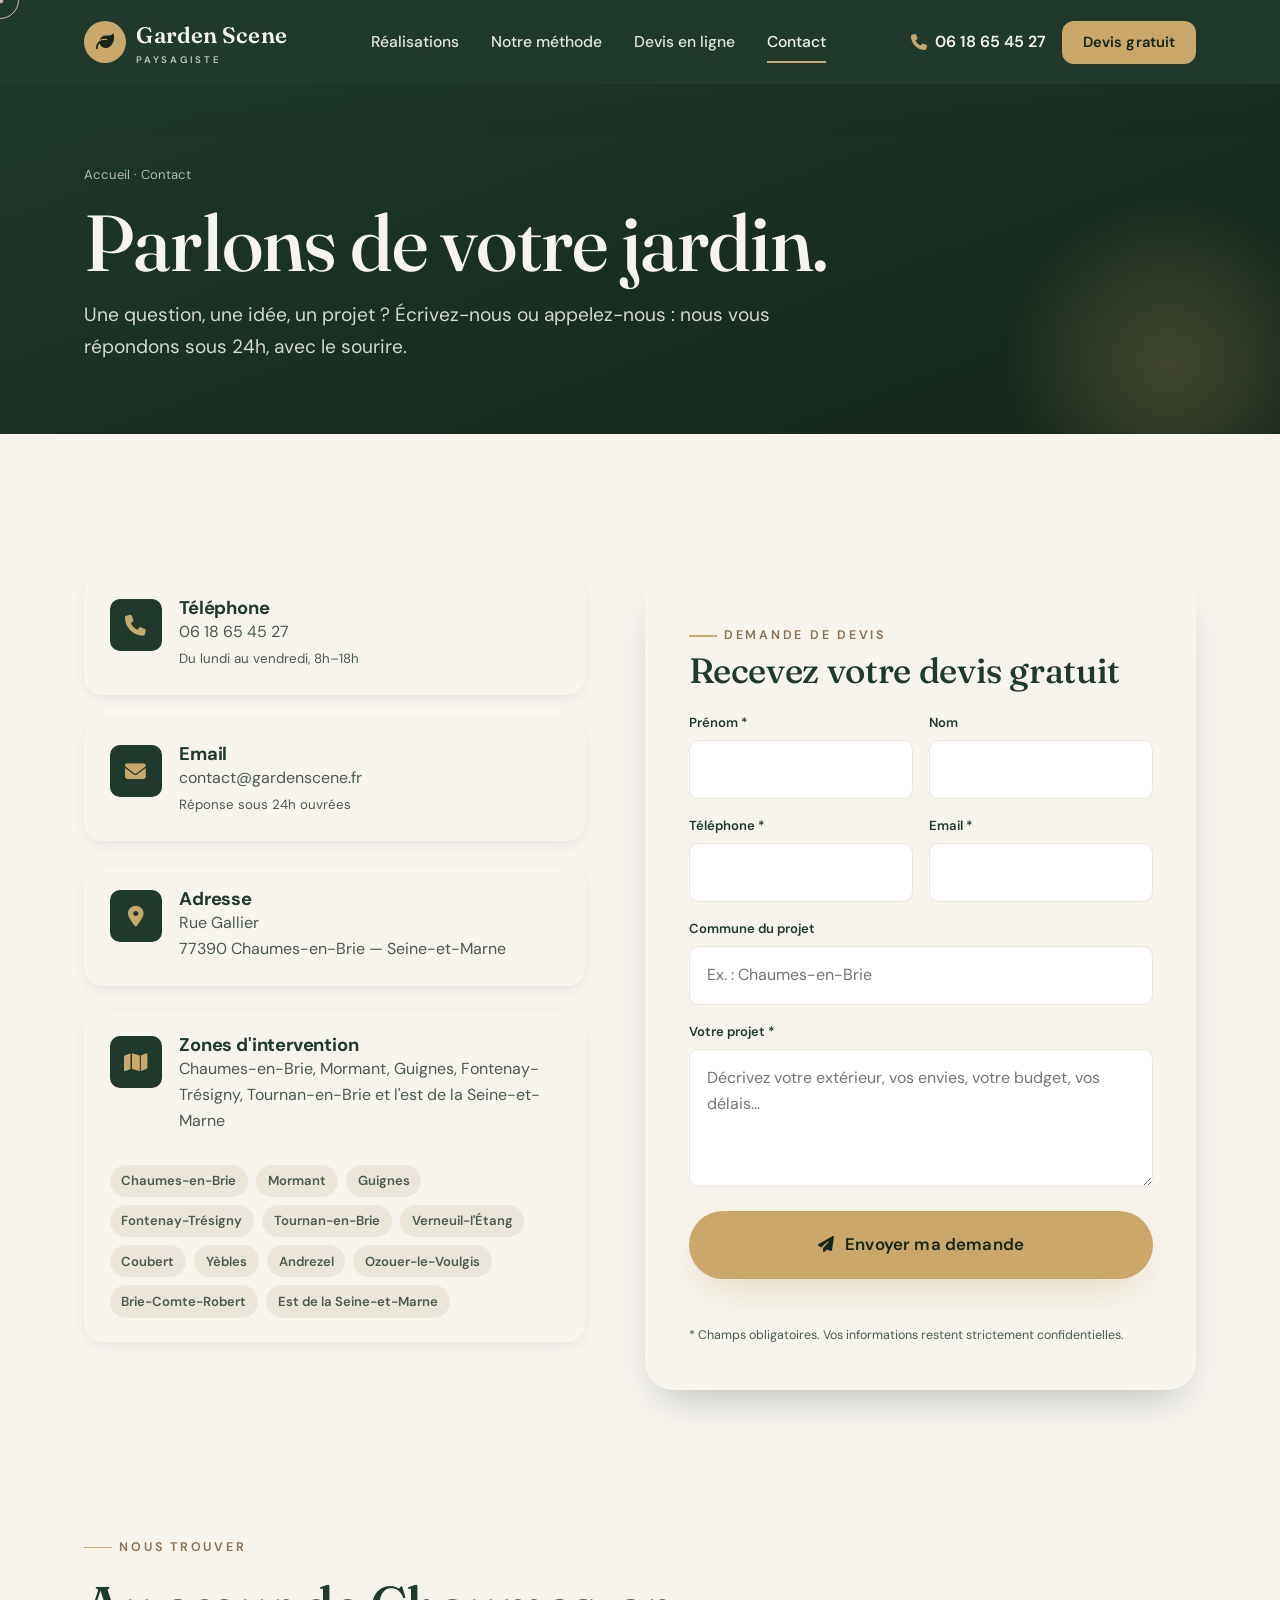
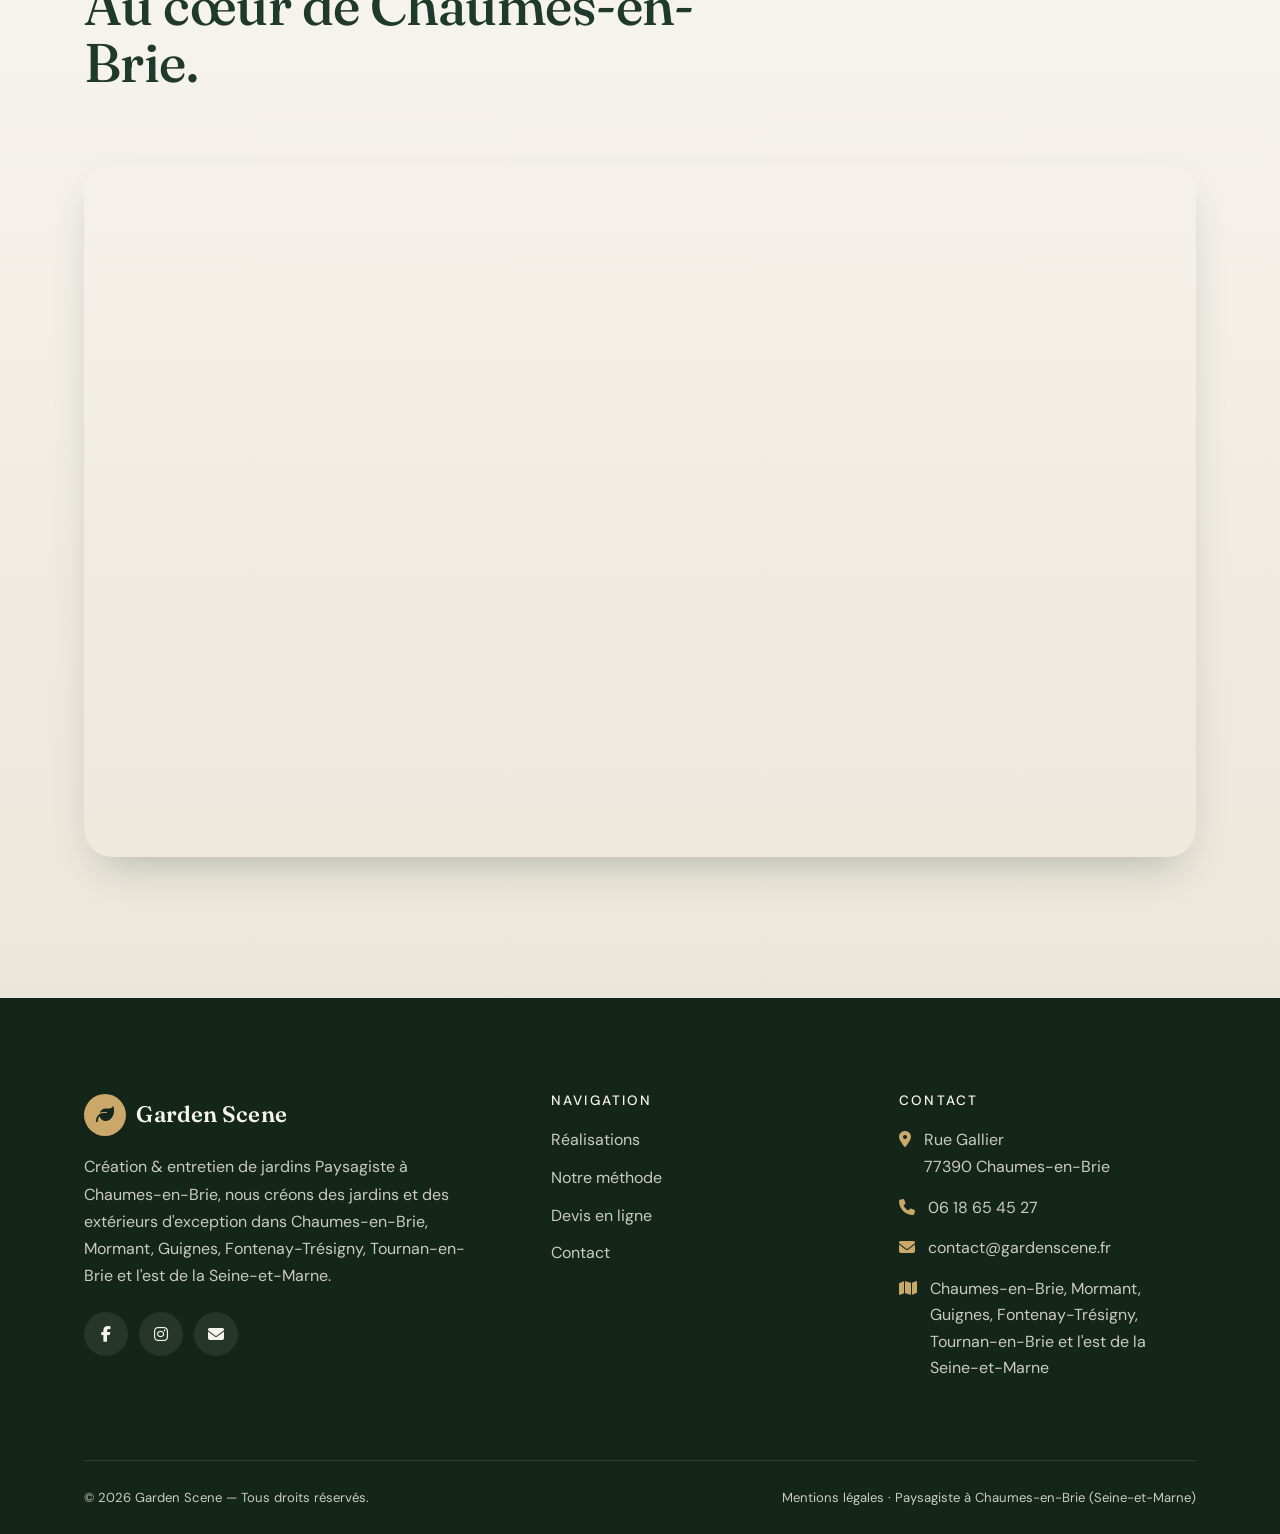
<file: contact.html>
<!DOCTYPE html>
<html lang="fr">
<!-- =========================================================================
     VARIABLES À PERSONNALISER (présentes dans ce fichier)
     Garden Scene Création & entretien de jardins 06 18 65 45 27 +33618654527 contact@gardenscene.fr
     Rue Gallier 77390 Chaumes-en-Brie Seine-et-Marne Chaumes-en-Brie, Mormant, Guignes, Fontenay-Trésigny, Tournan-en-Brie et l'est de la Seine-et-Marne
     5,0 # # https://garden-scene-demo.vercel.app https://formspree.io/f/VOTRE_ID_FORMSPREE
     -> Voir PERSONNALISATION.md. La carte Google Maps utilise Rue Gallier / Chaumes-en-Brie.
     ========================================================================= -->
<head>
  <meta charset="UTF-8">
  <meta name="viewport" content="width=device-width, initial-scale=1.0">

  <title>Contact — Paysagiste à Chaumes-en-Brie | Garden Scene</title>
  <meta name="description" content="Contactez Garden Scene, paysagiste à Chaumes-en-Brie (Seine-et-Marne). Devis gratuit sous 24h. Téléphone 06 18 65 45 27, email contact@gardenscene.fr. Intervention dans Chaumes-en-Brie, Mormant, Guignes, Fontenay-Trésigny, Tournan-en-Brie et l'est de la Seine-et-Marne.">
  <link rel="canonical" href="https://garden-scene-demo.vercel.app/contact.html">
  <meta name="theme-color" content="#1F3A2D">

  <meta property="og:type" content="website">
  <meta property="og:title" content="Contact — Garden Scene, paysagiste à Chaumes-en-Brie">
  <meta property="og:description" content="Demandez votre devis gratuit. Paysagiste à Chaumes-en-Brie et dans Chaumes-en-Brie, Mormant, Guignes, Fontenay-Trésigny, Tournan-en-Brie et l'est de la Seine-et-Marne.">
  <meta property="og:image" content="https://garden-scene-demo.vercel.app/images/og-image.svg">

  <link rel="icon" href="data:image/svg+xml,<svg xmlns='http://www.w3.org/2000/svg' viewBox='0 0 32 32'><rect width='32' height='32' rx='8' fill='%231F3A2D'/><path d='M23 8c-9 0-15 6-15 15 9 0 15-6 15-15z' fill='%23C9A86A'/><path d='M11 22 21 11' stroke='%231F3A2D' stroke-width='1.6' fill='none'/></svg>">

  <link rel="preconnect" href="https://fonts.googleapis.com">
  <link rel="preconnect" href="https://fonts.gstatic.com" crossorigin>
  <link href="https://fonts.googleapis.com/css2?family=Fraunces:ital,opsz,wght@0,9..144,400;0,9..144,500;0,9..144,600;1,9..144,400&family=DM+Sans:opsz,wght@9..40,400;9..40,500;9..40,600;9..40,700&display=swap" rel="stylesheet">
  <link rel="stylesheet" href="https://cdnjs.cloudflare.com/ajax/libs/font-awesome/6.5.2/css/all.min.css">
  <link rel="stylesheet" href="style.css">

  <!-- Données structurées (page contact) -->
  <script type="application/ld+json">
  {
    "@context": "https://schema.org",
    "@type": "LandscapingBusiness",
    "name": "Garden Scene",
    "url": "https://garden-scene-demo.vercel.app",
    "telephone": "+33618654527",
    "email": "contact@gardenscene.fr",
    "address": {
      "@type": "PostalAddress",
      "streetAddress": "Rue Gallier",
      "postalCode": "77390",
      "addressLocality": "Chaumes-en-Brie",
      "addressRegion": "Seine-et-Marne",
      "addressCountry": "FR"
    },
    "areaServed": "Chaumes-en-Brie, Mormant, Guignes, Fontenay-Trésigny, Tournan-en-Brie et l'est de la Seine-et-Marne",
    "openingHours": "Mo-Fr 08:00-18:00"
  }
  </script>
</head>
<body>
  <a class="skip-link" href="#main">Aller au contenu</a>

  <!-- HEADER -->
  <header class="header header--solid">
    <div class="header__inner">
      <a class="brand" href="index.html" aria-label="Garden Scene — accueil">
        <span class="brand__mark"><i class="fa-solid fa-leaf" aria-hidden="true"></i></span>
        <span class="brand__name">Garden Scene<span class="brand__sub">Paysagiste</span></span>
      </a>
      <nav class="nav" aria-label="Navigation principale">
        <a class="nav__link" href="realisations.html">Réalisations</a>
        <a class="nav__link" href="index.html#processus">Notre méthode</a>
        <a class="nav__link" href="index.html#simulateur">Devis en ligne</a>
        <a class="nav__link" href="contact.html" aria-current="page">Contact</a>
      </nav>
      <div class="header__cta">
        <a class="header__tel" href="tel:+33618654527"><i class="fa-solid fa-phone" aria-hidden="true"></i> 06 18 65 45 27</a>
        <a class="btn btn--or" href="#form" data-magnetic="0.25">Devis gratuit</a>
        <button class="burger" aria-label="Ouvrir le menu" aria-controls="mobile-menu" aria-expanded="false"><span></span><span></span><span></span></button>
      </div>
    </div>
  </header>

  <nav class="mobile-menu" id="mobile-menu" aria-label="Menu mobile">
    <a href="realisations.html">Réalisations <i class="fa-solid fa-arrow-right"></i></a>
    <a href="index.html#processus">Notre méthode <i class="fa-solid fa-arrow-right"></i></a>
    <a href="index.html#simulateur">Devis en ligne <i class="fa-solid fa-arrow-right"></i></a>
    <a href="contact.html">Contact <i class="fa-solid fa-arrow-right"></i></a>
    <a class="btn btn--or" href="#form">Obtenir mon devis gratuit</a>
  </nav>

  <main id="main">
    <!-- PAGE HERO -->
    <section class="page-hero" aria-label="Contact">
      <div class="container">
        <p class="page-hero__crumb"><a href="index.html">Accueil</a> · Contact</p>
        <h1 class="h-display" data-reveal>Parlons de votre jardin.</h1>
        <p class="lead" data-reveal data-reveal-delay="120">Une question, une idée, un projet ? Écrivez-nous ou appelez-nous : nous vous répondons sous 24h, avec le sourire.</p>
      </div>
    </section>

    <!-- CONTACT -->
    <section class="section section--cream" aria-label="Coordonnées et formulaire">
      <div class="container">
        <div class="contact-grid">
          <!-- Infos -->
          <div class="contact-info">
            <div class="contact-card" data-reveal>
              <span class="contact-card__icon"><i class="fa-solid fa-phone"></i></span>
              <div><h3>Téléphone</h3><p><a href="tel:+33618654527">06 18 65 45 27</a><br><small>Du lundi au vendredi, 8h–18h</small></p></div>
            </div>
            <div class="contact-card" data-reveal data-reveal-delay="80">
              <span class="contact-card__icon"><i class="fa-solid fa-envelope"></i></span>
              <div><h3>Email</h3><p><a href="mailto:contact@gardenscene.fr">contact@gardenscene.fr</a><br><small>Réponse sous 24h ouvrées</small></p></div>
            </div>
            <div class="contact-card" data-reveal data-reveal-delay="160">
              <span class="contact-card__icon"><i class="fa-solid fa-location-dot"></i></span>
              <div><h3>Adresse</h3><p>Rue Gallier<br>77390 Chaumes-en-Brie — Seine-et-Marne</p></div>
            </div>
            <div class="contact-card" data-reveal data-reveal-delay="240" style="flex-direction:column;align-items:flex-start">
              <div style="display:flex;gap:1.1rem;align-items:flex-start">
                <span class="contact-card__icon"><i class="fa-solid fa-map"></i></span>
                <div><h3>Zones d'intervention</h3><p>Chaumes-en-Brie, Mormant, Guignes, Fontenay-Trésigny, Tournan-en-Brie et l'est de la Seine-et-Marne</p></div>
              </div>
              <div class="contact-zones" data-zones aria-label="Communes desservies"></div>
            </div>
          </div>

          <!-- Formulaire -->
          <div id="form" class="form-panel" data-reveal="right">
            <span class="eyebrow">Demande de devis</span>
            <h2 style="margin:.4rem 0 1.4rem;font-size:clamp(1.6rem,3vw,2.2rem)">Recevez votre devis gratuit</h2>
            <form class="js-form" action="https://formspree.io/f/VOTRE_ID_FORMSPREE" method="POST" novalidate>
              <input type="text" name="_gotcha" class="hp" tabindex="-1" autocomplete="off" aria-hidden="true">
              <input type="hidden" name="_subject" value="Nouvelle demande de contact — Garden Scene">
              <input type="hidden" name="provenance" value="Page contact">
              <div class="field-row">
                <div class="field"><label for="c-prenom">Prénom *</label><input id="c-prenom" name="prénom" required></div>
                <div class="field"><label for="c-nom">Nom</label><input id="c-nom" name="nom"></div>
              </div>
              <div class="field-row">
                <div class="field"><label for="c-tel">Téléphone *</label><input id="c-tel" name="téléphone" type="tel" required></div>
                <div class="field"><label for="c-email">Email *</label><input id="c-email" name="email" type="email" required></div>
              </div>
              <div class="field"><label for="c-ville">Commune du projet</label><input id="c-ville" name="commune" placeholder="Ex. : Chaumes-en-Brie"></div>
              <div class="field"><label for="c-msg">Votre projet *</label><textarea id="c-msg" name="message" rows="4" required placeholder="Décrivez votre extérieur, vos envies, votre budget, vos délais…"></textarea></div>
              <button type="submit" class="btn btn--or btn--block btn--lg"><i class="fa-solid fa-paper-plane"></i> Envoyer ma demande</button>
              <p class="form-status" role="status" aria-live="polite"></p>
              <p style="font-size:.78rem;color:var(--c-encre-2);margin-top:.8rem">* Champs obligatoires. Vos informations restent strictement confidentielles.</p>
            </form>
          </div>
        </div>
      </div>
    </section>

    <!-- CARTE GOOGLE MAPS -->
    <section class="section section--soft" style="padding-top:0" aria-label="Localisation">
      <div class="container">
        <div class="section-head" data-reveal>
          <span class="eyebrow">Nous trouver</span>
          <h2>Au cœur de Chaumes-en-Brie.</h2>
        </div>
        <!-- La carte recherche Rue Gallier, 77390 Chaumes-en-Brie.
             Pour une carte « pro » avec clé API, remplacez par un embed Google Maps personnalisé. -->
        <div class="map-embed" data-reveal>
          <iframe
            title="Localisation de Garden Scene à Chaumes-en-Brie"
            src="https://www.google.com/maps?q=Rue+Gallier,+77390+Chaumes-en-Brie&output=embed"
            loading="lazy" referrerpolicy="no-referrer-when-downgrade" allowfullscreen></iframe>
        </div>
      </div>
    </section>
  </main>

  <!-- FOOTER -->
  <footer class="footer">
    <div class="container">
      <div class="footer__grid">
        <div class="footer__about-col">
          <a class="brand" href="index.html"><span class="brand__mark"><i class="fa-solid fa-leaf"></i></span><span class="brand__name">Garden Scene</span></a>
          <p class="footer__about">Création & entretien de jardins Paysagiste à Chaumes-en-Brie, nous créons des jardins et des extérieurs d'exception dans Chaumes-en-Brie, Mormant, Guignes, Fontenay-Trésigny, Tournan-en-Brie et l'est de la Seine-et-Marne.</p>
          <div class="footer__social">
            <a href="#" aria-label="Facebook" target="_blank" rel="noopener"><i class="fa-brands fa-facebook-f"></i></a>
            <a href="#" aria-label="Instagram" target="_blank" rel="noopener"><i class="fa-brands fa-instagram"></i></a>
            <a href="mailto:contact@gardenscene.fr" aria-label="Email"><i class="fa-solid fa-envelope"></i></a>
          </div>
        </div>
        <div>
          <h4>Navigation</h4>
          <ul class="footer__list">
            <li><a href="realisations.html">Réalisations</a></li>
            <li><a href="index.html#processus">Notre méthode</a></li>
            <li><a href="index.html#simulateur">Devis en ligne</a></li>
            <li><a href="contact.html">Contact</a></li>
          </ul>
        </div>
        <div>
          <h4>Contact</h4>
          <ul class="footer__contact">
            <li><i class="fa-solid fa-location-dot"></i> <span>Rue Gallier<br>77390 Chaumes-en-Brie</span></li>
            <li><i class="fa-solid fa-phone"></i> <a href="tel:+33618654527">06 18 65 45 27</a></li>
            <li><i class="fa-solid fa-envelope"></i> <a href="mailto:contact@gardenscene.fr">contact@gardenscene.fr</a></li>
            <li><i class="fa-solid fa-map"></i> <span>Chaumes-en-Brie, Mormant, Guignes, Fontenay-Trésigny, Tournan-en-Brie et l'est de la Seine-et-Marne</span></li>
          </ul>
        </div>
      </div>
      <div class="footer__bottom">
        <span>© <span data-year>2026</span> Garden Scene — Tous droits réservés.</span>
        <span><a href="contact.html">Mentions légales</a> · Paysagiste à Chaumes-en-Brie (Seine-et-Marne)</span>
      </div>
    </div>
  </footer>

  <script src="config.js"></script>
  <script src="animations.js" defer></script>
  <script src="script.js" defer></script>
</body>
</html>
</file>
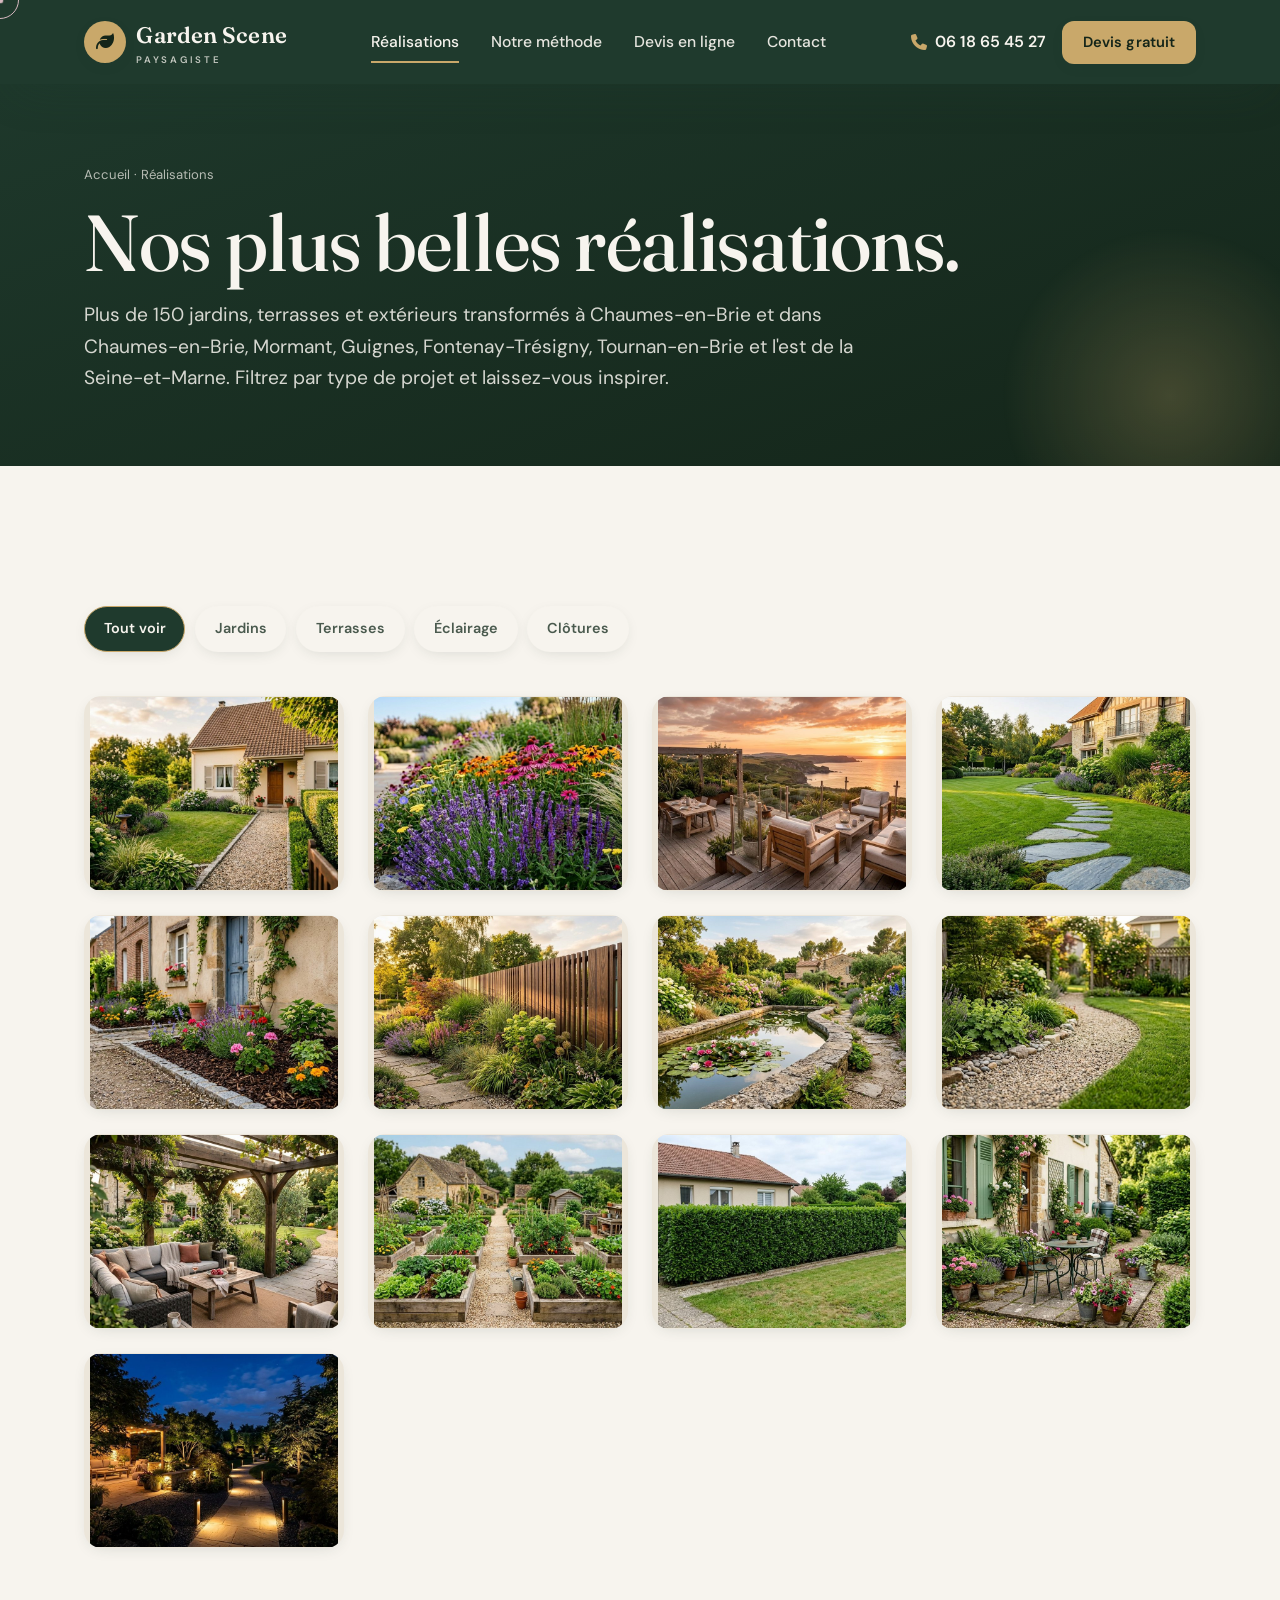
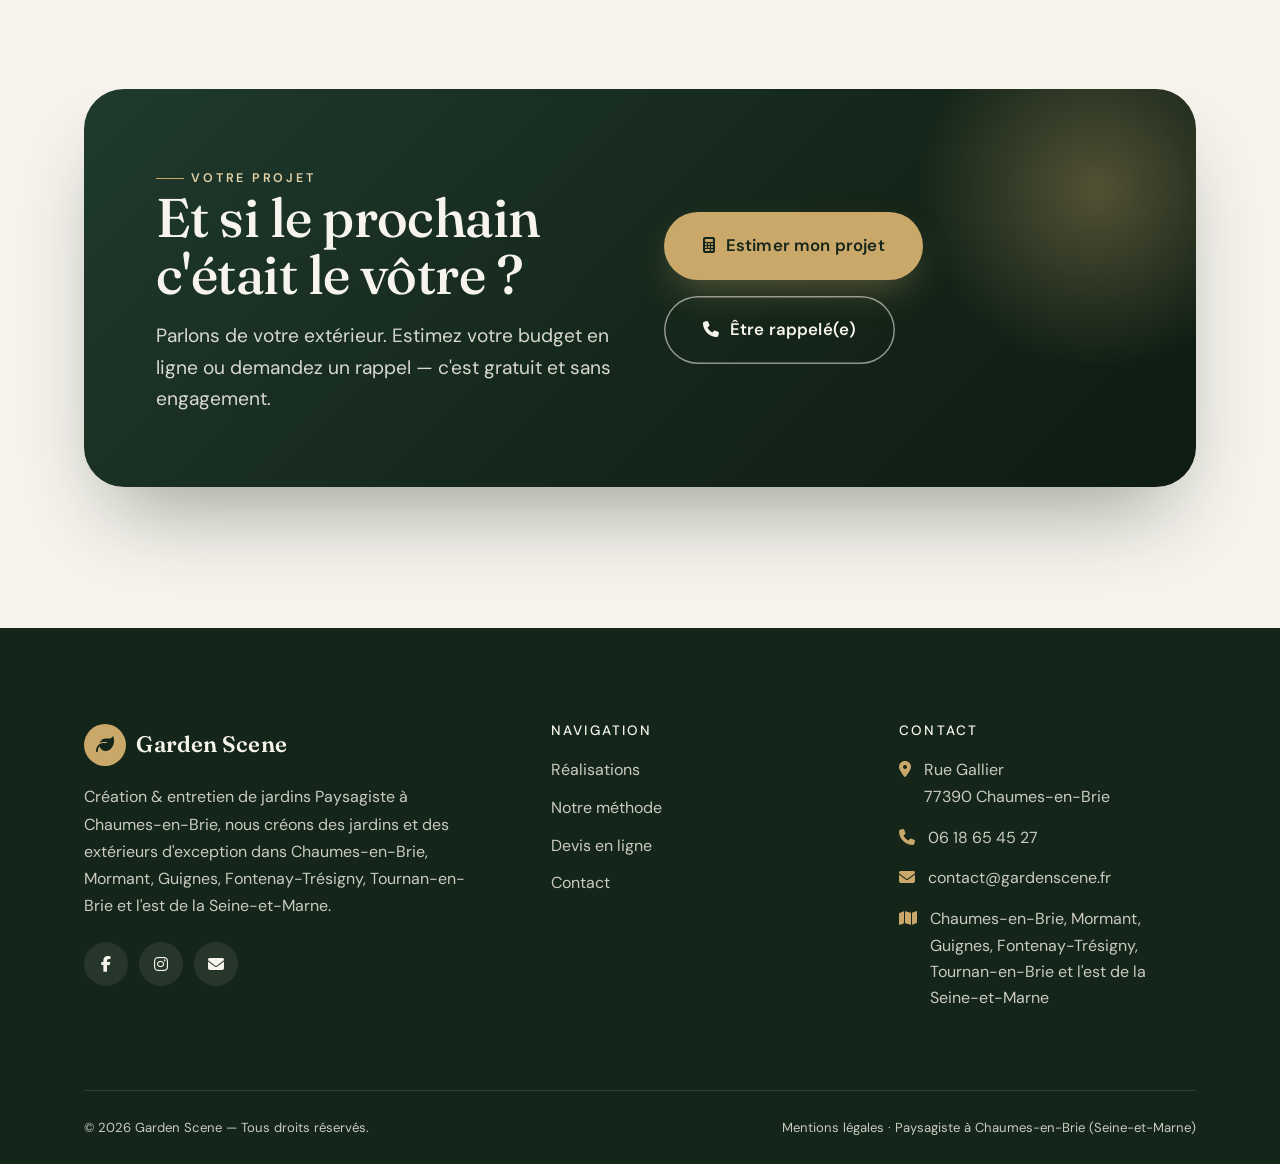
<file: realisations.html>
<!DOCTYPE html>
<html lang="fr">
<!-- =========================================================================
     VARIABLES À PERSONNALISER (présentes dans ce fichier)
     Garden Scene Création & entretien de jardins 06 18 65 45 27 +33618654527 contact@gardenscene.fr
     Rue Gallier 77390 Chaumes-en-Brie Seine-et-Marne Chaumes-en-Brie, Mormant, Guignes, Fontenay-Trésigny, Tournan-en-Brie et l'est de la Seine-et-Marne
     150 5,0 # # https://garden-scene-demo.vercel.app
     -> Voir PERSONNALISATION.md
     ========================================================================= -->
<head>
  <meta charset="UTF-8">
  <meta name="viewport" content="width=device-width, initial-scale=1.0">

  <title>Réalisations — Paysagiste à Chaumes-en-Brie | Garden Scene</title>
  <meta name="description" content="Découvrez nos réalisations de jardins, terrasses, éclairage et clôtures à Chaumes-en-Brie et dans Chaumes-en-Brie, Mormant, Guignes, Fontenay-Trésigny, Tournan-en-Brie et l'est de la Seine-et-Marne. +150 projets paysagers réalisés par Garden Scene.">
  <link rel="canonical" href="https://garden-scene-demo.vercel.app/realisations.html">
  <meta name="theme-color" content="#1F3A2D">

  <meta property="og:type" content="website">
  <meta property="og:title" content="Réalisations — Garden Scene, paysagiste à Chaumes-en-Brie">
  <meta property="og:description" content="Galerie de jardins, terrasses et aménagements extérieurs réalisés à Chaumes-en-Brie (Seine-et-Marne).">
  <meta property="og:image" content="https://garden-scene-demo.vercel.app/images/og-image.svg">

  <link rel="icon" href="data:image/svg+xml,<svg xmlns='http://www.w3.org/2000/svg' viewBox='0 0 32 32'><rect width='32' height='32' rx='8' fill='%231F3A2D'/><path d='M23 8c-9 0-15 6-15 15 9 0 15-6 15-15z' fill='%23C9A86A'/><path d='M11 22 21 11' stroke='%231F3A2D' stroke-width='1.6' fill='none'/></svg>">

  <link rel="preconnect" href="https://fonts.googleapis.com">
  <link rel="preconnect" href="https://fonts.gstatic.com" crossorigin>
  <link href="https://fonts.googleapis.com/css2?family=Fraunces:ital,opsz,wght@0,9..144,400;0,9..144,500;0,9..144,600;1,9..144,400&family=DM+Sans:opsz,wght@9..40,400;9..40,500;9..40,600;9..40,700&display=swap" rel="stylesheet">
  <link rel="stylesheet" href="https://cdnjs.cloudflare.com/ajax/libs/font-awesome/6.5.2/css/all.min.css">
  <link rel="stylesheet" href="style.css">
</head>
<body>
  <a class="skip-link" href="#main">Aller au contenu</a>

  <!-- HEADER (variante opaque) -->
  <header class="header header--solid">
    <div class="header__inner">
      <a class="brand" href="index.html" aria-label="Garden Scene — accueil">
        <span class="brand__mark"><i class="fa-solid fa-leaf" aria-hidden="true"></i></span>
        <span class="brand__name">Garden Scene<span class="brand__sub">Paysagiste</span></span>
      </a>
      <nav class="nav" aria-label="Navigation principale">
        <a class="nav__link" href="realisations.html" aria-current="page">Réalisations</a>
        <a class="nav__link" href="index.html#processus">Notre méthode</a>
        <a class="nav__link" href="index.html#simulateur">Devis en ligne</a>
        <a class="nav__link" href="contact.html">Contact</a>
      </nav>
      <div class="header__cta">
        <a class="header__tel" href="tel:+33618654527"><i class="fa-solid fa-phone" aria-hidden="true"></i> 06 18 65 45 27</a>
        <a class="btn btn--or" href="index.html#simulateur" data-magnetic="0.25">Devis gratuit</a>
        <button class="burger" aria-label="Ouvrir le menu" aria-controls="mobile-menu" aria-expanded="false"><span></span><span></span><span></span></button>
      </div>
    </div>
  </header>

  <nav class="mobile-menu" id="mobile-menu" aria-label="Menu mobile">
    <a href="realisations.html">Réalisations <i class="fa-solid fa-arrow-right"></i></a>
    <a href="index.html#processus">Notre méthode <i class="fa-solid fa-arrow-right"></i></a>
    <a href="index.html#simulateur">Devis en ligne <i class="fa-solid fa-arrow-right"></i></a>
    <a href="contact.html">Contact <i class="fa-solid fa-arrow-right"></i></a>
    <a class="btn btn--or" href="index.html#simulateur">Obtenir mon devis gratuit</a>
  </nav>

  <main id="main">
    <!-- PAGE HERO -->
    <section class="page-hero" aria-label="Réalisations">
      <div class="container">
        <p class="page-hero__crumb"><a href="index.html">Accueil</a> · Réalisations</p>
        <h1 class="h-display" data-reveal>Nos plus belles réalisations.</h1>
        <p class="lead" data-reveal data-reveal-delay="120">Plus de 150 jardins, terrasses et extérieurs transformés à Chaumes-en-Brie et dans Chaumes-en-Brie, Mormant, Guignes, Fontenay-Trésigny, Tournan-en-Brie et l'est de la Seine-et-Marne. Filtrez par type de projet et laissez-vous inspirer.</p>
      </div>
    </section>

    <!-- GALERIE FILTRABLE -->
    <section class="section section--cream" aria-label="Galerie">
      <div class="container">
        <div class="filters" data-filters role="group" aria-label="Filtrer les réalisations">
          <button class="filter-btn is-active" data-filter="tout" aria-pressed="true">Tout voir</button>
          <button class="filter-btn" data-filter="jardin" aria-pressed="false">Jardins</button>
          <button class="filter-btn" data-filter="terrasse" aria-pressed="false">Terrasses</button>
          <button class="filter-btn" data-filter="eclairage" aria-pressed="false">Éclairage</button>
          <button class="filter-btn" data-filter="cloture" aria-pressed="false">Clôtures</button>
        </div>

        <div class="gallery">
          <button class="gallery__item" data-category="jardin"    data-lightbox="images/galerie-1.svg"  data-caption="Jardin de pavillon" data-reveal><img src="images/galerie-1.svg"  alt="Jardin de pavillon" loading="lazy"><span class="gallery__cap">Jardin de pavillon</span></button>
          <button class="gallery__item" data-category="jardin"    data-lightbox="images/galerie-2.svg"  data-caption="Massif de vivaces" data-reveal><img src="images/galerie-2.svg"  alt="Massif de vivaces" loading="lazy"><span class="gallery__cap">Massif de vivaces</span></button>
          <button class="gallery__item" data-category="terrasse"  data-lightbox="images/galerie-3.svg"  data-caption="Terrasse bois vue mer" data-reveal><img src="images/galerie-3.svg"  alt="Terrasse bois vue mer" loading="lazy"><span class="gallery__cap">Terrasse bois vue mer</span></button>
          <button class="gallery__item" data-category="jardin"    data-lightbox="images/galerie-4.svg"  data-caption="Allée en pierre naturelle" data-reveal><img src="images/galerie-4.svg"  alt="Allée en pierre naturelle" loading="lazy"><span class="gallery__cap">Allée en pierre naturelle</span></button>
          <button class="gallery__item" data-category="jardin"    data-lightbox="images/galerie-5.svg"  data-caption="Plate-bande fleurie" data-reveal><img src="images/galerie-5.svg"  alt="Plate-bande fleurie" loading="lazy"><span class="gallery__cap">Plate-bande fleurie</span></button>
          <button class="gallery__item" data-category="cloture"   data-lightbox="images/galerie-6.svg"  data-caption="Clôture bois moderne" data-reveal><img src="images/galerie-6.svg"  alt="Clôture bois moderne" loading="lazy"><span class="gallery__cap">Clôture bois moderne</span></button>
          <button class="gallery__item" data-category="jardin"    data-lightbox="images/galerie-7.svg"  data-caption="Bassin naturel" data-reveal><img src="images/galerie-7.svg"  alt="Bassin naturel" loading="lazy"><span class="gallery__cap">Bassin naturel</span></button>
          <button class="gallery__item" data-category="jardin"    data-lightbox="images/galerie-8.svg"  data-caption="Allée en gravier" data-reveal><img src="images/galerie-8.svg"  alt="Allée en gravier" loading="lazy"><span class="gallery__cap">Allée en gravier</span></button>
          <button class="gallery__item" data-category="terrasse"  data-lightbox="images/galerie-9.svg"  data-caption="Pergola & salon de jardin" data-reveal><img src="images/galerie-9.svg"  alt="Pergola et salon de jardin" loading="lazy"><span class="gallery__cap">Pergola & salon de jardin</span></button>
          <button class="gallery__item" data-category="jardin"    data-lightbox="images/galerie-10.svg" data-caption="Potager en carrés" data-reveal><img src="images/galerie-10.svg" alt="Potager en carrés" loading="lazy"><span class="gallery__cap">Potager en carrés</span></button>
          <button class="gallery__item" data-category="cloture"   data-lightbox="images/galerie-11.svg" data-caption="Haie taillée" data-reveal><img src="images/galerie-11.svg" alt="Haie taillée" loading="lazy"><span class="gallery__cap">Haie taillée</span></button>
          <button class="gallery__item" data-category="terrasse"  data-lightbox="images/galerie-12.svg" data-caption="Petite cour fleurie" data-reveal><img src="images/galerie-12.svg" alt="Petite cour fleurie" loading="lazy"><span class="gallery__cap">Petite cour fleurie</span></button>
          <button class="gallery__item" data-category="eclairage" data-lightbox="images/realisation-3.svg" data-caption="Éclairage de jardin" data-reveal><img src="images/realisation-3.svg" alt="Éclairage de jardin" loading="lazy"><span class="gallery__cap">Éclairage de jardin</span></button>
        </div>
      </div>
    </section>

    <!-- CTA -->
    <section class="section section--cream cta-final" style="padding-top:0" aria-label="Demander un devis">
      <div class="container">
        <div class="cta-band" data-reveal="scale">
          <div>
            <span class="eyebrow" style="color:var(--c-or-clair)">Votre projet</span>
            <h2>Et si le prochain<br>c'était le vôtre ?</h2>
            <p class="lead">Parlons de votre extérieur. Estimez votre budget en ligne ou demandez un rappel — c'est gratuit et sans engagement.</p>
          </div>
          <div style="display:flex;flex-direction:column;gap:1rem;align-items:flex-start">
            <a class="btn btn--or btn--lg" href="index.html#simulateur"><i class="fa-solid fa-calculator"></i> Estimer mon projet</a>
            <a class="btn btn--ghost btn--lg" href="contact.html"><i class="fa-solid fa-phone"></i> Être rappelé(e)</a>
          </div>
        </div>
      </div>
    </section>
  </main>

  <!-- FOOTER -->
  <footer class="footer">
    <div class="container">
      <div class="footer__grid">
        <div class="footer__about-col">
          <a class="brand" href="index.html"><span class="brand__mark"><i class="fa-solid fa-leaf"></i></span><span class="brand__name">Garden Scene</span></a>
          <p class="footer__about">Création & entretien de jardins Paysagiste à Chaumes-en-Brie, nous créons des jardins et des extérieurs d'exception dans Chaumes-en-Brie, Mormant, Guignes, Fontenay-Trésigny, Tournan-en-Brie et l'est de la Seine-et-Marne.</p>
          <div class="footer__social">
            <a href="#" aria-label="Facebook" target="_blank" rel="noopener"><i class="fa-brands fa-facebook-f"></i></a>
            <a href="#" aria-label="Instagram" target="_blank" rel="noopener"><i class="fa-brands fa-instagram"></i></a>
            <a href="mailto:contact@gardenscene.fr" aria-label="Email"><i class="fa-solid fa-envelope"></i></a>
          </div>
        </div>
        <div>
          <h4>Navigation</h4>
          <ul class="footer__list">
            <li><a href="realisations.html">Réalisations</a></li>
            <li><a href="index.html#processus">Notre méthode</a></li>
            <li><a href="index.html#simulateur">Devis en ligne</a></li>
            <li><a href="contact.html">Contact</a></li>
          </ul>
        </div>
        <div>
          <h4>Contact</h4>
          <ul class="footer__contact">
            <li><i class="fa-solid fa-location-dot"></i> <span>Rue Gallier<br>77390 Chaumes-en-Brie</span></li>
            <li><i class="fa-solid fa-phone"></i> <a href="tel:+33618654527">06 18 65 45 27</a></li>
            <li><i class="fa-solid fa-envelope"></i> <a href="mailto:contact@gardenscene.fr">contact@gardenscene.fr</a></li>
            <li><i class="fa-solid fa-map"></i> <span>Chaumes-en-Brie, Mormant, Guignes, Fontenay-Trésigny, Tournan-en-Brie et l'est de la Seine-et-Marne</span></li>
          </ul>
        </div>
      </div>
      <div class="footer__bottom">
        <span>© <span data-year>2026</span> Garden Scene — Tous droits réservés.</span>
        <span><a href="contact.html">Mentions légales</a> · Paysagiste à Chaumes-en-Brie (Seine-et-Marne)</span>
      </div>
    </div>
  </footer>

  <!-- MODALE / LIGHTBOX -->
  <div class="modal" id="modal" aria-hidden="true" role="dialog" aria-modal="true" aria-label="Photo du projet" tabindex="-1">
    <div class="modal__dialog">
      <button class="modal__close" aria-label="Fermer la fenêtre"><i class="fa-solid fa-xmark"></i></button>
      <div class="modal__body"></div>
    </div>
  </div>

  <script src="config.js"></script>
  <script src="animations.js" defer></script>
  <script src="script.js" defer></script>
</body>
</html>
</file>
<file: style.css>
/* =========================================================================
   style.css — [[NOM_ENTREPRISE]] · Paysagiste premium
   -------------------------------------------------------------------------
   Sommaire
   01. Variables & thème (charte graphique)
   02. Reset & base
   03. Typographie
   04. Utilitaires de mise en page (container, section, titres)
   05. Boutons
   06. Header / navigation / menu mobile
   07. Hero (vidéo plein écran + réassurance)
   08. Compteurs / barre de réassurance
   09. Slider Avant / Après
   10. Cartes Réalisations (tilt 3D)
   11. Timeline Processus
   12. Simulateur de devis
   13. Témoignages (carrousel)
   14. CTA final
   15. Footer
   16. Modale / lightbox
   17. Page Réalisations (filtres + galerie)
   18. Page Contact
   19. Animations (reveals, feuilles, curseur)
   20. Accessibilité & prefers-reduced-motion
   21. Responsive
   ========================================================================= */

/* ============================ 01. VARIABLES ============================ */
:root {
  /* Couleurs charte */
  --c-foret:   #1F3A2D;   /* vert forêt profond, dominant */
  --c-foret-d: #142519;   /* forêt très sombre */
  --c-sauge:   #7C8A5E;   /* vert sauge / olive secondaire */
  --c-terre:   #8B6F4E;   /* terre / taupe chaud */
  --c-creme:   #F7F4EE;   /* blanc cassé */
  --c-creme-d: #ECE6DA;   /* crème ombré */
  --c-or:      #C9A86A;   /* accent doré / bronze */
  --c-or-clair:#E4D2A8;
  --c-encre:   #1B2A20;   /* texte sur crème */
  --c-encre-2: #4A5A4E;   /* texte secondaire */
  --c-blanc:   #FFFFFF;

  /* Typo */
  --f-titre: 'Fraunces', 'Cormorant Garamond', Georgia, serif;
  --f-corps: 'DM Sans', 'Inter', system-ui, -apple-system, sans-serif;

  /* Rayons */
  --r-s: 10px;
  --r-m: 18px;
  --r-l: 28px;
  --r-xl: 40px;
  --r-pill: 999px;

  /* Ombres chaudes et profondes */
  --sh-s: 0 4px 16px -6px rgba(31, 58, 45, .18);
  --sh-m: 0 20px 44px -16px rgba(31, 58, 45, .30);
  --sh-l: 0 44px 90px -28px rgba(20, 37, 25, .42);
  --sh-or: 0 16px 40px -12px rgba(201, 168, 106, .45);

  /* Transitions */
  --t-rapide: .2s cubic-bezier(.4, 0, .2, 1);
  --t-doux:   .45s cubic-bezier(.22, 1, .36, 1);
  --t-elastique: .6s cubic-bezier(.34, 1.56, .64, 1);

  /* Rythme */
  --container: 1240px;
  --gut: clamp(20px, 5vw, 80px);

  --header-h: 84px;
}

/* ============================ 02. RESET & BASE ============================ */
*, *::before, *::after { box-sizing: border-box; }
* { margin: 0; }

html { scroll-behavior: smooth; -webkit-text-size-adjust: 100%; }

body {
  font-family: var(--f-corps);
  color: var(--c-encre);
  background: var(--c-creme);
  line-height: 1.65;
  font-size: clamp(16px, 1.05vw, 18px);
  -webkit-font-smoothing: antialiased;
  text-rendering: optimizeLegibility;
  overflow-x: hidden; /* empêche tout débordement horizontal (transforms de reveal hors écran) */
}

img, svg, video { display: block; max-width: 100%; }
img { height: auto; }
a { color: inherit; text-decoration: none; }
button { font: inherit; cursor: pointer; border: none; background: none; color: inherit; }
ul { list-style: none; padding: 0; }
input, textarea, select { font: inherit; color: inherit; }

::selection { background: var(--c-or); color: var(--c-foret-d); }

/* Lien d'évitement (accessibilité) */
.skip-link {
  position: absolute; left: 12px; top: -60px;
  background: var(--c-foret); color: var(--c-creme);
  padding: 12px 20px; border-radius: var(--r-s); z-index: 2000;
  transition: top var(--t-rapide);
}
.skip-link:focus { top: 12px; }

:focus-visible {
  outline: 3px solid var(--c-or);
  outline-offset: 3px;
  border-radius: 4px;
}

/* ============================ 03. TYPOGRAPHIE ============================ */
h1, h2, h3, h4 {
  font-family: var(--f-titre);
  font-weight: 500;
  line-height: 1.06;
  letter-spacing: -0.01em;
  color: var(--c-foret);
}
.h-display { font-size: clamp(2.6rem, 6.2vw, 5.2rem); font-weight: 500; line-height: 1.02; }
h2 { font-size: clamp(2rem, 4.4vw, 3.4rem); }
h3 { font-size: clamp(1.3rem, 2.2vw, 1.7rem); }

.eyebrow {
  font-family: var(--f-corps);
  text-transform: uppercase;
  letter-spacing: .22em;
  font-size: .78rem;
  font-weight: 600;
  color: var(--c-terre);
  display: inline-flex; align-items: center; gap: .6em;
}
.eyebrow::before {
  content: ""; width: 28px; height: 1.5px; background: var(--c-or);
}
.eyebrow--center { justify-content: center; }
.lead { font-size: clamp(1.05rem, 1.5vw, 1.25rem); color: var(--c-encre-2); }
.text-or { color: var(--c-or); }
.serif-italic { font-family: var(--f-titre); font-style: italic; }

/* ============================ 04. LAYOUT ============================ */
.container { width: 100%; max-width: var(--container); margin-inline: auto; padding-inline: var(--gut); }

section { position: relative; }
.section { padding-block: clamp(72px, 11vw, 150px); }
.section--cream { background: var(--c-creme); }
.section--foret { background: var(--c-foret); color: var(--c-creme); }
.section--soft { background: linear-gradient(180deg, var(--c-creme) 0%, var(--c-creme-d) 100%); }
/* Resserrage vertical entre deux sections proches */
.section--tight-top { padding-top: clamp(36px, 5vw, 70px); }
.section--tight-bottom { padding-bottom: clamp(36px, 5vw, 70px); }

.section-head { max-width: 720px; margin-bottom: clamp(40px, 6vw, 70px); }
.section-head--center { margin-inline: auto; text-align: center; }
.section-head h2 { margin-top: .35em; }
.section-head .lead { margin-top: 1.1em; }
.section--foret .section-head h2 { color: var(--c-creme); }
.section--foret .eyebrow { color: var(--c-or-clair); }

/* ============================ 05. BOUTONS ============================ */
.btn {
  --bg: var(--c-foret); --fg: var(--c-creme);
  position: relative;
  display: inline-flex; align-items: center; justify-content: center; gap: .65em;
  padding: 1.05em 1.9em;
  background: var(--bg); color: var(--fg);
  border-radius: var(--r-pill);
  font-weight: 600; font-size: .98rem;
  letter-spacing: .01em;
  box-shadow: var(--sh-m);
  transition: transform var(--t-elastique), box-shadow var(--t-doux), background var(--t-rapide);
  will-change: transform;
  overflow: hidden;
}
.btn::after {
  content: ""; position: absolute; inset: 0;
  background: radial-gradient(120px circle at var(--mx, 50%) var(--my, 50%), rgba(255,255,255,.18), transparent 60%);
  opacity: 0; transition: opacity var(--t-doux);
}
.btn:hover::after { opacity: 1; }
.btn:hover { transform: translateY(-3px); box-shadow: var(--sh-l); }
.btn:active { transform: translateY(-1px) scale(.99); }

.btn--or { --bg: var(--c-or); --fg: var(--c-foret-d); box-shadow: var(--sh-or); }
.btn--or:hover { background: var(--c-or-clair); }
.btn--ghost {
  --bg: transparent; --fg: var(--c-creme);
  box-shadow: inset 0 0 0 1.5px rgba(247,244,238,.55);
}
.btn--ghost:hover { background: rgba(247,244,238,.12); box-shadow: inset 0 0 0 1.5px var(--c-creme); }
.btn--dark { --bg: var(--c-foret); --fg: var(--c-creme); }
.btn--lg { padding: 1.2em 2.3em; font-size: 1.05rem; }
.btn--block { width: 100%; }
.btn i { font-size: .95em; }

.link-arrow {
  display: inline-flex; align-items: center; gap: .5em;
  font-weight: 600; color: var(--c-foret);
  border-bottom: 1.5px solid transparent; padding-bottom: 2px;
  transition: gap var(--t-doux), border-color var(--t-doux);
}
.link-arrow i { transition: transform var(--t-doux); }
.link-arrow:hover { gap: .9em; border-color: var(--c-or); }
.link-arrow:hover i { transform: translateX(3px); }

/* ============================ 06. HEADER ============================ */
.header {
  position: fixed; inset: 0 0 auto 0; z-index: 1000;
  height: var(--header-h);
  display: flex; align-items: center;
  transition: background var(--t-doux), box-shadow var(--t-doux), height var(--t-doux);
}
.header__inner {
  width: 100%; max-width: var(--container); margin-inline: auto;
  padding-inline: var(--gut);
  display: flex; align-items: center; justify-content: space-between; gap: 1.5rem;
}
.brand { display: inline-flex; align-items: center; gap: .65rem; color: var(--c-creme); }
.brand__mark {
  width: 42px; height: 42px; border-radius: 50%;
  display: grid; place-items: center;
  background: var(--c-or); color: var(--c-foret-d);
  font-size: 1.15rem; box-shadow: var(--sh-s);
  transition: transform var(--t-elastique);
}
.brand:hover .brand__mark { transform: rotate(-12deg) scale(1.06); }
.brand__name { font-family: var(--f-titre); font-size: 1.4rem; font-weight: 600; letter-spacing: .005em; white-space: nowrap; }
.brand__sub { display:block; font-family: var(--f-corps); font-size:.6rem; letter-spacing:.28em; text-transform:uppercase; opacity:.75; margin-top:-2px;}

.nav { display: flex; align-items: center; gap: clamp(1.2rem, 2.5vw, 2.4rem); }
.nav__link {
  position: relative; color: var(--c-creme); font-weight: 500; font-size: .98rem;
  padding: .4em 0; opacity: .92;
  transition: opacity var(--t-rapide);
}
.nav__link::after {
  content: ""; position: absolute; left: 0; bottom: -2px; height: 2px; width: 0;
  background: var(--c-or); transition: width var(--t-doux);
}
.nav__link:hover, .nav__link[aria-current="page"] { opacity: 1; }
.nav__link:hover::after, .nav__link[aria-current="page"]::after { width: 100%; }

.header__cta { display: inline-flex; align-items: center; gap: 1rem; }
.header__tel { color: var(--c-creme); font-weight: 600; display: inline-flex; align-items: center; gap: .5em; }
.header__tel i { color: var(--c-or); }
/* Bouton « Devis gratuit » de l'en-tête : rectangle aux coins arrondis, plus fin */
.header__cta .btn { padding: .62em 1.4em; border-radius: 12px; font-size: .92rem; white-space: nowrap; box-shadow: var(--sh-s); }
.header__cta .btn:hover { box-shadow: var(--sh-m); transform: translateY(-2px); }

/* État après scroll : header opaque */
.header.is-scrolled {
  background: rgba(20, 37, 25, .82);
  backdrop-filter: blur(14px) saturate(1.2);
  -webkit-backdrop-filter: blur(14px) saturate(1.2);
  box-shadow: 0 10px 40px -20px rgba(0,0,0,.6);
  height: 72px;
}

/* Header sur fond clair (pages secondaires) */
.header--solid { background: var(--c-foret); box-shadow: var(--sh-m); }

/* Burger */
.burger {
  display: none; width: 46px; height: 46px; border-radius: var(--r-s);
  position: relative; z-index: 1100;
}
.burger span {
  position: absolute; left: 11px; right: 11px; height: 2px; border-radius: 2px;
  background: var(--c-creme); transition: transform var(--t-doux), opacity var(--t-rapide), top var(--t-doux);
}
.burger span:nth-child(1) { top: 16px; }
.burger span:nth-child(2) { top: 22px; }
.burger span:nth-child(3) { top: 28px; }
.burger.is-open span:nth-child(1) { top: 22px; transform: rotate(45deg); }
.burger.is-open span:nth-child(2) { opacity: 0; }
.burger.is-open span:nth-child(3) { top: 22px; transform: rotate(-45deg); }

/* Drawer mobile */
.mobile-menu {
  position: fixed; inset: 0; z-index: 1050;
  background: var(--c-foret-d);
  display: flex; flex-direction: column; justify-content: center; gap: .4rem;
  padding: var(--gut);
  transform: translateY(-100%);
  transition: transform var(--t-doux);
  visibility: hidden;
}
.mobile-menu.is-open { transform: translateY(0); visibility: visible; }
.mobile-menu a {
  color: var(--c-creme); font-family: var(--f-titre); font-size: 2rem; padding: .35em 0;
  border-bottom: 1px solid rgba(247,244,238,.1);
  display: flex; justify-content: space-between; align-items: center;
}
.mobile-menu a i { color: var(--c-or); font-size: 1rem; }
.mobile-menu .btn { margin-top: 1.4rem; }
.mobile-menu__contact { margin-top: 2rem; color: var(--c-creme); opacity:.85; }
.mobile-menu__contact a { font-family: var(--f-corps); font-size: 1rem; border:none; padding:.2em 0;}

/* ============================ 07. HERO ============================ */
.hero {
  position: relative; min-height: 100svh; min-height: 100vh;
  display: flex; align-items: stretch;
  overflow: hidden; color: var(--c-creme);
  isolation: isolate;
}
.hero__media { position: absolute; inset: 0; z-index: -2; }
.hero__media video, .hero__media img {
  width: 100%; height: 100%; object-fit: cover;
}
.hero__overlay {
  position: absolute; inset: 0; z-index: -1;
  background:
    linear-gradient(180deg, rgba(20,37,25,.55) 0%, rgba(20,37,25,.15) 35%, rgba(20,37,25,.65) 100%),
    radial-gradient(120% 80% at 80% 10%, transparent 40%, rgba(20,37,25,.55) 100%);
}
.hero__leaves { position: absolute; inset: 0; z-index: -1; pointer-events: none; }

/* Disposition cible : titre/sous-titre centrés en haut ; rangée basse à
   deux colonnes (stats à gauche, boutons à droite) ; « Découvrir » centré. */
.hero__inner {
  width: 100%; flex: 1;
  display: flex; flex-direction: column; justify-content: space-between; gap: 2.5rem;
  padding-block: calc(var(--header-h) + clamp(40px, 7vw, 110px)) clamp(78px, 9vw, 104px);
}
/* Haut : titre + sous-titre alignés à gauche */
.hero__top { max-width: 820px; }
.hero h1 { color: var(--c-creme); text-shadow: 0 4px 30px rgba(0,0,0,.35); font-size: clamp(2rem, 4.6vw, 3.9rem); }
.hero h1 em { font-style: italic; color: var(--c-or-clair); }
.hero__sub {
  margin-top: 1.2rem; max-width: 600px;
  font-size: clamp(1rem, 1.35vw, 1.15rem); color: rgba(247,244,238,.92);
}
/* Rangée basse : stats (gauche) + boutons (droite), alignés au centre vertical */
.hero__bottom {
  display: flex; align-items: center; justify-content: space-between;
  gap: 2rem; width: 100%;
}
.hero__bottom .reassure { margin-top: 0; }
/* Boutons empilés verticalement */
.hero__actions { display: flex; flex-direction: column; gap: .85rem; width: min(330px, 100%); }
.hero__actions .btn { width: 100%; }

/* Indicateur scroll : centré tout en bas, au-dessus de la rangée basse */
.hero__scroll {
  position: absolute; left: 50%; bottom: 20px; transform: translateX(-50%);
  display: flex; flex-direction: column; align-items: center; gap: .5rem;
  color: rgba(247,244,238,.8); font-size: .72rem; letter-spacing: .2em; text-transform: uppercase;
  z-index: 2;
}
.hero__scroll .mouse {
  width: 24px; height: 38px; border: 2px solid rgba(247,244,238,.6); border-radius: 14px;
  position: relative;
}
.hero__scroll .mouse::after {
  content: ""; position: absolute; left: 50%; top: 7px; width: 4px; height: 7px; border-radius: 2px;
  background: var(--c-creme); transform: translateX(-50%);
  animation: scrollDot 1.8s ease-in-out infinite;
}
@keyframes scrollDot { 0%{opacity:0;transform:translate(-50%,0)} 40%{opacity:1} 80%{opacity:0;transform:translate(-50%,10px)} }

/* ============================ 08. RÉASSURANCE / COMPTEURS ============================ */
.reassure {
  margin-top: 2rem;
  display: flex; flex-direction: column; gap: 1px;
  background: rgba(247,244,238,.16);
  border: 1px solid rgba(247,244,238,.22);
  border-radius: var(--r-l);
  overflow: hidden;
  backdrop-filter: blur(10px); -webkit-backdrop-filter: blur(10px);
  max-width: 540px;
}
.reassure__item {
  width: 100%; padding: .95rem 1.4rem;
  background: rgba(20,37,25,.28);
  display: flex; align-items: center; gap: .9rem;
}
.reassure__icon { color: var(--c-or); font-size: 1.4rem; }
.reassure__num { font-family: var(--f-titre); font-size: 1.6rem; font-weight: 600; line-height: 1; color: var(--c-creme); }
.reassure__num .star { color: var(--c-or); }
.reassure__label { font-size: .82rem; opacity: .82; line-height: 1.25; }

/* Bloc de stats réutilisable (count-up) */
.stat__num { font-family: var(--f-titre); font-weight: 600; }

/* Cartes « savoir-faire » : léger zoom au survol */
#savoir-faire .contact-card { transition: transform var(--t-doux), box-shadow var(--t-doux); }
#savoir-faire .contact-card:hover { transform: scale(1.03); box-shadow: var(--sh-m); }
/* Titre sur 2 lignes (la 2e est longue) — on élargit le conteneur */
#savoir-faire .section-head { max-width: none; }

/* ============================ 09. AVANT / APRÈS ============================ */
.ba-grid { display: grid; gap: clamp(28px, 4vw, 48px); }
@media (min-width: 900px) { .ba-grid { grid-template-columns: 1fr 1fr; } }

.ba {
  --pos: 50%;
  position: relative; aspect-ratio: 3 / 2; border-radius: var(--r-l);
  overflow: hidden; box-shadow: var(--sh-l);
  cursor: ew-resize; user-select: none; touch-action: pan-y;
  background: var(--c-creme-d);
}
.ba__img { position: absolute; inset: 0; width: 100%; height: 100%; }
.ba__img img { width: 100%; height: 100%; object-fit: cover; pointer-events: none; }
.ba__img--before { clip-path: inset(0 calc(100% - var(--pos)) 0 0); z-index: 2; }
.ba__label {
  position: absolute; top: 14px; z-index: 4;
  padding: .4em 1em; border-radius: var(--r-pill);
  font-size: .74rem; font-weight: 700; letter-spacing: .12em; text-transform: uppercase;
  background: rgba(20,37,25,.7); color: var(--c-creme); backdrop-filter: blur(4px);
}
.ba__label--before { left: 14px; }
.ba__label--after { right: 14px; background: var(--c-or); color: var(--c-foret-d); }
.ba__handle {
  position: absolute; top: 0; bottom: 0; left: var(--pos); z-index: 3;
  width: 3px; background: var(--c-creme); transform: translateX(-50%);
  box-shadow: 0 0 0 1px rgba(20,37,25,.15);
}
.ba__grip {
  position: absolute; top: 50%; left: 50%; transform: translate(-50%, -50%);
  width: 52px; height: 52px; border-radius: 50%;
  background: var(--c-creme); color: var(--c-foret);
  display: grid; place-items: center; gap: 0;
  box-shadow: var(--sh-m);
  transition: transform var(--t-elastique);
}
.ba:hover .ba__grip { transform: translate(-50%,-50%) scale(1.08); }
.ba__grip i { font-size: .8rem; }
.ba__grip i + i { margin-left: 2px; }
.ba:focus-visible { outline: 3px solid var(--c-or); outline-offset: 4px; }
.ba__caption { margin-top: 1rem; font-weight: 600; color: var(--c-foret); }
.ba__caption span { display:block; font-family:var(--f-corps); font-weight:400; color: var(--c-encre-2); font-size:.9rem; }

/* ============================ 10. RÉALISATIONS (TILT) ============================ */
.real-grid {
  display: grid; gap: clamp(22px, 3vw, 34px);
  grid-template-columns: repeat(auto-fit, minmax(300px, 1fr));
}
.real-card {
  --rx: 0deg; --ry: 0deg; --gx: 50%; --gy: 50%;
  position: relative; border-radius: var(--r-l); overflow: hidden;
  aspect-ratio: 4 / 5;
  background: var(--c-foret-d); color: var(--c-creme);
  box-shadow: var(--sh-m);
  transform: perspective(900px) rotateX(var(--rx)) rotateY(var(--ry));
  transform-style: preserve-3d;
  transition: box-shadow var(--t-doux), transform var(--t-doux);
  cursor: pointer; text-align: left; width: 100%;
}
.real-card:hover { box-shadow: var(--sh-l); }
.real-card__media { position: absolute; inset: 0; overflow: hidden; }
.real-card__media img {
  width: 100%; height: 100%; object-fit: cover;
  transition: transform 1.1s cubic-bezier(.22,1,.36,1);
}
.real-card:hover .real-card__media img { transform: scale(1.06); }
/* Voile sombre progressif (léger en haut, soutenu en bas) — garantit le contraste du titre */
.real-card__media::after {
  content: ""; position: absolute; inset: 0;
  background: linear-gradient(180deg, rgba(20,37,25,.10) 0%, transparent 28%, rgba(20,37,25,.18) 52%, rgba(15,25,18,.82) 100%);
}
/* reflet (glare) qui suit la souris */
.real-card__glare {
  position: absolute; inset: 0; z-index: 3; pointer-events: none;
  background: radial-gradient(180px circle at var(--gx) var(--gy), rgba(255,255,255,.28), transparent 60%);
  opacity: 0; transition: opacity var(--t-doux); mix-blend-mode: soft-light;
}
.real-card:hover .real-card__glare { opacity: 1; }
.real-card__tag {
  position: absolute; top: 14px; left: 14px; z-index: 4;
  padding: .35em .9em; border-radius: var(--r-pill);
  background: rgba(247,244,238,.92); color: var(--c-foret);
  font-size: .72rem; font-weight: 700; letter-spacing: .08em; text-transform: uppercase;
}
.real-card__body {
  position: absolute; left: 0; right: 0; bottom: 0; z-index: 4;
  padding: 1.5rem 1.6rem 1.65rem;
  transform: translateZ(40px);
}
.real-card__body h3 { color: var(--c-creme); }
.real-card__meta {
  display: flex; flex-wrap: wrap; gap: 1.2rem; margin-top: .9rem;
  font-size: .82rem; color: rgba(247,244,238,.85);
}
.real-card__meta span { display: inline-flex; align-items: center; gap: .45em; }
.real-card__meta i { color: var(--c-or); }
.real-card__cta {
  margin-top: 1.1rem; display: inline-flex; align-items: center; gap: .5em;
  color: var(--c-or-clair); font-weight: 600; font-size: .9rem;
}
.real-card__cta i { transition: transform var(--t-doux); }
.real-card:hover .real-card__cta i { transform: translateX(4px); }

/* ============================ 11. TIMELINE PROCESSUS ============================ */
.process { --progress: 0; }
.process__track {
  position: relative;
  display: grid; gap: 2.5rem;
}
/* ligne verticale (mobile) */
.process__line {
  position: absolute; left: 27px; top: 10px; bottom: 10px; width: 3px;
  background: rgba(124,138,94,.28); border-radius: 3px;
}
.process__line::after {
  content: ""; position: absolute; inset: 0 0 auto 0; width: 100%;
  height: calc(var(--progress) * 100%);
  background: linear-gradient(180deg, var(--c-sauge), var(--c-or));
  border-radius: 3px; transition: height .2s linear;
}
.process__step {
  position: relative; padding-left: 78px;
  display: flex; flex-direction: column; gap: .4rem;
}
.process__num {
  position: absolute; left: 0; top: 0;
  width: 56px; height: 56px; border-radius: 50%;
  display: grid; place-items: center;
  background: var(--c-creme); color: var(--c-foret);
  border: 3px solid rgba(124,138,94,.3);
  font-size: 1.3rem; box-shadow: var(--sh-s);
  transition: transform var(--t-elastique), border-color var(--t-doux), background var(--t-doux), color var(--t-doux);
  z-index: 1;
}
.process__step.is-active .process__num {
  background: var(--c-foret); color: var(--c-or); border-color: var(--c-or);
  transform: scale(1.08);
}
.process__step h3 { font-size: 1.35rem; }
.process__step p { color: var(--c-encre-2); max-width: 46ch; }
.process__step .step-tag { font-size:.78rem; font-weight:700; letter-spacing:.16em; text-transform:uppercase; color: var(--c-terre);}

/* Disposition horizontale sur grand écran */
@media (min-width: 1000px) {
  .process__track { grid-template-columns: repeat(4, 1fr); gap: 1.5rem; }
  .process__line { left: 6%; right: 6%; top: 28px; bottom: auto; width: 88%; height: 3px; }
  .process__line::after { width: calc(var(--progress) * 100%); height: 100%; background: linear-gradient(90deg, var(--c-sauge), var(--c-or)); transition: width .2s linear; }
  .process__step { padding-left: 0; padding-top: 76px; text-align: left; }
  .process__num { left: 0; }
}

/* ============================ 12. SIMULATEUR ============================ */
.simulateur { position: relative; }
.simu-wrap {
  display: grid; gap: clamp(30px, 4vw, 56px); align-items: start;
}
@media (min-width: 960px) { .simu-wrap { grid-template-columns: minmax(0, .9fr) minmax(0, 1.1fr); } }
/* Évite que le contenu (grands montants, etc.) ne force la colonne plus large que l'écran */
.simu-aside, .simu-card { min-width: 0; }

.simu-aside h2 { margin-top: .4rem; }
.simu-aside .lead { margin-top: 1rem; }
.simu-points { margin-top: 1.8rem; display: grid; gap: 1rem; }
.simu-points li { display: flex; gap: .9rem; align-items: flex-start; color: var(--c-creme); opacity:.92; }
.simu-points i { color: var(--c-or); margin-top: .25em; }

.simu-card {
  background: var(--c-creme); color: var(--c-encre);
  border-radius: var(--r-l); box-shadow: var(--sh-l);
  padding: clamp(24px, 3.4vw, 44px);
  position: relative; overflow: hidden;
}
.simu-progress { height: 6px; border-radius: 6px; background: var(--c-creme-d); overflow: hidden; margin-bottom: .6rem; }
.simu-progress__bar { height: 100%; width: 0; background: linear-gradient(90deg, var(--c-sauge), var(--c-or)); border-radius: 6px; transition: width var(--t-doux); }
.simu-meta { display: flex; justify-content: space-between; font-size: .8rem; color: var(--c-encre-2); margin-bottom: 1.6rem; }

.simu-steps { position: relative; }
.simu-step {
  position: absolute; inset: 0; opacity: 0; visibility: hidden;
  transform: translateX(32px);
  transition: opacity var(--t-doux), transform var(--t-doux), visibility var(--t-doux);
}
.simu-step.is-active { position: relative; opacity: 1; visibility: visible; transform: none; }
.simu-step.is-prev { transform: translateX(-32px); }

.simu-q-icon {
  width: 64px; height: 64px; border-radius: var(--r-m);
  display: grid; place-items: center; font-size: 1.6rem;
  background: var(--c-foret); color: var(--c-or); margin-bottom: 1.1rem;
}
.simu-step h3 { font-size: clamp(1.3rem, 2.4vw, 1.8rem); }
.simu-step .simu-help { color: var(--c-encre-2); margin-top: .5rem; }

/* slider surface */
.simu-surface__val { font-family: var(--f-titre); font-size: clamp(2.6rem, 6vw, 3.8rem); color: var(--c-foret); line-height: 1; margin: 1.2rem 0 .2rem; }
.simu-surface__val span { font-size: 1.4rem; color: var(--c-terre); }
input[type="range"].simu-range {
  -webkit-appearance: none; appearance: none; width: 100%; height: 8px; border-radius: 8px;
  background: var(--c-creme-d); margin: 1.4rem 0 .6rem; cursor: pointer;
}
input[type="range"].simu-range::-webkit-slider-thumb {
  -webkit-appearance: none; width: 30px; height: 30px; border-radius: 50%;
  background: var(--c-or); border: 4px solid var(--c-creme); box-shadow: var(--sh-m); cursor: grab;
}
input[type="range"].simu-range::-moz-range-thumb {
  width: 30px; height: 30px; border-radius: 50%; border: 4px solid var(--c-creme);
  background: var(--c-or); box-shadow: var(--sh-m); cursor: grab;
}
.simu-chips { display: flex; flex-wrap: wrap; gap: .5rem; margin-top: 1.2rem; }
.simu-chip {
  padding: .55em 1.1em; border-radius: var(--r-pill);
  background: var(--c-creme-d); font-size: .85rem; font-weight: 600; color: var(--c-encre-2);
  transition: background var(--t-rapide), color var(--t-rapide);
}
.simu-chip.is-on, .simu-chip:hover { background: var(--c-foret); color: var(--c-creme); }

/* boutons oui/non */
.simu-choices { display: grid; grid-template-columns: 1fr 1fr; gap: 1rem; margin-top: 1.6rem; }
.simu-choice {
  padding: 1.4rem 1rem; border-radius: var(--r-m);
  background: var(--c-creme-d); text-align: center;
  font-weight: 700; font-size: 1.05rem; color: var(--c-foret);
  border: 2px solid transparent;
  transition: transform var(--t-elastique), border-color var(--t-doux), background var(--t-doux);
  display: flex; flex-direction: column; align-items: center; gap: .5rem;
}
.simu-choice i { font-size: 1.5rem; color: var(--c-sauge); transition: color var(--t-doux); }
.simu-choice:hover { transform: translateY(-3px); }
.simu-choice.is-selected { background: var(--c-foret); color: var(--c-creme); border-color: var(--c-or); }
.simu-choice.is-selected i { color: var(--c-or); }

.simu-nav { display: flex; justify-content: space-between; gap: 1rem; margin-top: 2rem; }
.simu-back {
  display: inline-flex; align-items: center; gap: .5em; color: var(--c-encre-2); font-weight: 600;
  transition: color var(--t-rapide), opacity var(--t-rapide);
}
.simu-back:hover { color: var(--c-foret); }
.simu-back[disabled] { opacity: .35; cursor: not-allowed; }

/* écran résultat */
.simu-result { text-align: center; }
.simu-result__label { color: var(--c-encre-2); }
.simu-result__range {
  font-family: var(--f-titre); font-weight: 600; color: var(--c-foret);
  font-size: clamp(2rem, 5.5vw, 3.2rem); line-height: 1.1; margin: .6rem 0;
}
.simu-result__range .sep { color: var(--c-terre); font-style: italic; font-size: .7em; }
.simu-disclaimer { font-size: .8rem; color: var(--c-encre-2); margin-top: .4rem; }
.simu-recap { display: flex; flex-wrap: wrap; gap: .5rem; justify-content: center; margin: 1.4rem 0; }
.simu-recap span { padding: .4em .9em; border-radius: var(--r-pill); background: var(--c-creme-d); font-size: .8rem; font-weight: 600; }

/* formulaire (réutilisé) */
.field { margin-bottom: 1rem; text-align: left; }
.field label { display: block; font-size: .82rem; font-weight: 600; margin-bottom: .4rem; color: var(--c-foret); }
.field input, .field textarea {
  width: 100%; padding: .95em 1.1em; border-radius: var(--r-s);
  background: var(--c-blanc); border: 1.5px solid var(--c-creme-d);
  transition: border-color var(--t-rapide), box-shadow var(--t-rapide);
}
.field input:focus, .field textarea:focus { outline: none; border-color: var(--c-sauge); box-shadow: 0 0 0 4px rgba(124,138,94,.18); }
.field textarea { resize: vertical; min-height: 110px; }
.field-row { display: grid; gap: 1rem; }
@media (min-width: 560px) { .field-row { grid-template-columns: 1fr 1fr; } }
.hp { position: absolute; left: -9999px; opacity: 0; height: 0; width: 0; overflow: hidden; } /* honeypot */

.form-status { margin-top: 1rem; font-weight: 600; font-size: .92rem; min-height: 1.2em; }
.form-status.is-ok { color: var(--c-sauge); }
.form-status.is-err { color: #b4452f; }
.form-success {
  text-align: center; padding: 1rem 0;
}
.form-success i { font-size: 2.6rem; color: var(--c-sauge); }
.form-success h3 { margin: .6rem 0 .3rem; }

/* ============================ 13. TÉMOIGNAGES ============================ */
.carousel { position: relative; }
.carousel__viewport { overflow: hidden; border-radius: var(--r-l); }
.carousel__track { display: flex; gap: clamp(18px, 2.4vw, 28px); transition: transform var(--t-doux); will-change: transform; }
.t-card {
  flex: 0 0 min(420px, 86%);
  background: var(--c-creme); border-radius: var(--r-l); padding: 2rem;
  box-shadow: var(--sh-m); display: flex; flex-direction: column; gap: 1rem;
}
.section--foret .t-card { color: var(--c-encre); }
.t-card__stars { color: var(--c-or); display: flex; gap: .15rem; font-size: 1rem; }
.t-card__text { font-family: var(--f-titre); font-size: 1.25rem; line-height: 1.4; color: var(--c-foret); font-style: italic; }
.t-card__author { display: flex; align-items: center; gap: .8rem; margin-top: auto; }
.t-card__author img { width: 48px; height: 48px; border-radius: 50%; }
.t-card__author b { display: block; }
.t-card__author small { color: var(--c-encre-2); }
.t-card__google { margin-left:auto; color: var(--c-sauge); font-size:1.4rem; }

/* carte vidéo */
.t-video { flex: 0 0 min(420px, 86%); position: relative; border-radius: var(--r-l); overflow: hidden; box-shadow: var(--sh-m); aspect-ratio: 16/10; }
.t-video img { width:100%; height:100%; object-fit: cover; }
.t-video__play {
  position: absolute; inset: 0; display: grid; place-items: center;
  background: linear-gradient(180deg, rgba(20,37,25,.1), rgba(20,37,25,.6));
}
.t-video__play span {
  width: 70px; height: 70px; border-radius: 50%; background: var(--c-or); color: var(--c-foret-d);
  display: grid; place-items: center; font-size: 1.3rem; box-shadow: var(--sh-or);
  transition: transform var(--t-elastique);
}
.t-video:hover .t-video__play span { transform: scale(1.1); }
.t-video__name { position:absolute; left:18px; bottom:16px; color:var(--c-creme); font-weight:600; z-index:2; }

.carousel__controls { display: flex; gap: .6rem; justify-content: center; align-items: center; margin-top: 1.8rem; }
.carousel__btn {
  width: 50px; height: 50px; border-radius: 50%;
  background: var(--c-creme); color: var(--c-foret); box-shadow: var(--sh-s);
  display: grid; place-items: center; transition: transform var(--t-elastique), background var(--t-rapide);
}
.section--foret .carousel__btn { background: rgba(247,244,238,.12); color: var(--c-creme); box-shadow:none; border:1px solid rgba(247,244,238,.25); }
.carousel__btn:hover { transform: scale(1.08); }
.carousel__btn:disabled { opacity: .4; cursor: not-allowed; transform: none; }
.carousel__dots { display: flex; gap: .5rem; margin-inline: .6rem; }
.carousel__dot { width: 9px; height: 9px; border-radius: 50%; background: rgba(124,138,94,.4); transition: width var(--t-doux), background var(--t-doux); }
.carousel__dot.is-active { width: 26px; border-radius: 6px; background: var(--c-or); }

/* ============================ 14. CTA FINAL ============================ */
.cta-final { position: relative; overflow: hidden; }
.cta-band {
  position: relative;
  background: linear-gradient(135deg, var(--c-foret) 0%, var(--c-foret-d) 60%, #0e1c13 100%);
  border-radius: var(--r-xl); padding: clamp(36px, 6vw, 72px);
  color: var(--c-creme); box-shadow: var(--sh-l);
  display: grid; gap: clamp(28px, 4vw, 48px); align-items: center;
  overflow: hidden;
}
@media (min-width: 900px) { .cta-band { grid-template-columns: 1fr 1fr; } }
.cta-band::before {
  content: ""; position: absolute; right: -80px; top: -80px; width: 360px; height: 360px;
  background: radial-gradient(circle, rgba(201,168,106,.35), transparent 70%); pointer-events: none;
}
.cta-band h2 { color: var(--c-creme); }
.cta-band .lead { color: rgba(247,244,238,.86); margin-top: 1rem; }
.cta-form { background: rgba(247,244,238,.06); border: 1px solid rgba(247,244,238,.16); border-radius: var(--r-l); padding: clamp(20px, 3vw, 32px); }
.cta-form .field label { color: var(--c-creme); }
.cta-form .field input, .cta-form .field textarea { background: rgba(247,244,238,.95); border-color: transparent; }
.cta-trust { display:flex; gap:1.4rem; flex-wrap:wrap; margin-top:1.6rem; }
.cta-trust span { display:inline-flex; align-items:center; gap:.5em; font-size:.85rem; opacity:.85; }
.cta-trust i { color: var(--c-or); }

/* ============================ 15. FOOTER ============================ */
.footer { background: var(--c-foret-d); color: rgba(247,244,238,.8); padding-top: clamp(56px, 8vw, 96px); }
.footer__grid {
  display: grid; gap: clamp(32px, 4vw, 56px);
  grid-template-columns: 1.4fr 1fr 1fr;
}
.footer h4 { color: var(--c-creme); font-family: var(--f-corps); font-size: .85rem; letter-spacing: .16em; text-transform: uppercase; margin-bottom: 1.2rem; }
.footer .brand { color: var(--c-creme); margin-bottom: 1.1rem; }
.footer__about { max-width: 36ch; line-height: 1.7; }
.footer__list li { margin-bottom: .7rem; }
.footer__list a, .footer__contact a { transition: color var(--t-rapide); }
.footer__list a:hover, .footer__contact a:hover { color: var(--c-or); }
.footer__contact li { display: flex; gap: .8rem; margin-bottom: .9rem; align-items: flex-start; }
.footer__contact i { color: var(--c-or); margin-top: .25em; }
.footer__social { display: flex; gap: .7rem; margin-top: 1.4rem; }
.footer__social a {
  width: 44px; height: 44px; border-radius: 50%; display: grid; place-items: center;
  background: rgba(247,244,238,.08); color: var(--c-creme);
  transition: background var(--t-doux), transform var(--t-elastique);
}
.footer__social a:hover { background: var(--c-or); color: var(--c-foret-d); transform: translateY(-3px); }
.footer__bottom {
  margin-top: clamp(40px, 5vw, 64px); padding: 1.6rem 0;
  border-top: 1px solid rgba(247,244,238,.12);
  display: flex; flex-wrap: wrap; gap: 1rem; justify-content: space-between; font-size: .82rem;
}
.footer__bottom a:hover { color: var(--c-or); }

/* ============================ 16. MODALE / LIGHTBOX ============================ */
.modal {
  position: fixed; inset: 0; z-index: 1500;
  display: grid; place-items: center; padding: clamp(16px, 4vw, 48px);
  background: rgba(15, 25, 18, .82); backdrop-filter: blur(8px);
  opacity: 0; visibility: hidden; transition: opacity var(--t-doux), visibility var(--t-doux);
}
.modal.is-open { opacity: 1; visibility: visible; }
.modal__dialog {
  position: relative;
  background: var(--c-creme); border-radius: var(--r-l); overflow: hidden;
  width: min(960px, 100%); max-height: 90vh; display: flex; flex-direction: column;
  box-shadow: var(--sh-l); transform: translateY(24px) scale(.98); transition: transform var(--t-doux);
}
.modal.is-open .modal__dialog { transform: none; }
.modal__close {
  position: absolute; top: 18px; right: 18px; z-index: 5;
  width: 46px; height: 46px; border-radius: 50%; background: var(--c-creme); color: var(--c-foret);
  display: grid; place-items: center; box-shadow: var(--sh-m); font-size: 1.1rem;
  transition: transform var(--t-elastique), background var(--t-rapide);
}
.modal__close:hover { transform: rotate(90deg); background: var(--c-or); }
.modal__body { overflow-y: auto; }
.modal__hero { position: relative; aspect-ratio: 16/9; background: var(--c-foret-d); }
.modal__hero img { width: 100%; height: 100%; object-fit: cover; }
.modal__thumbs { display: flex; gap: .6rem; padding: .8rem; overflow-x: auto; background: var(--c-creme-d); }
.modal__thumbs img { width: 90px; height: 64px; object-fit: cover; border-radius: var(--r-s); cursor: pointer; opacity: .6; transition: opacity var(--t-rapide); flex: 0 0 auto; }
.modal__thumbs img.is-active, .modal__thumbs img:hover { opacity: 1; outline: 2px solid var(--c-or); }
.modal__content { padding: clamp(22px, 3vw, 36px); display: grid; gap: 1.4rem; }
@media (min-width: 720px) { .modal__content { grid-template-columns: 1.3fr 1fr; } }
.modal__detail h3 { margin-bottom: .8rem; }
.modal__specs { display: grid; gap: .7rem; margin-top: 1rem; }
.modal__specs li { display: flex; justify-content: space-between; gap: 1rem; padding-bottom: .6rem; border-bottom: 1px dashed var(--c-creme-d); font-size: .92rem; }
.modal__specs b { color: var(--c-foret); }
.modal__quote { background: var(--c-foret); color: var(--c-creme); border-radius: var(--r-m); padding: 1.4rem 1.5rem; }
.modal__quote .t-card__stars { margin-bottom: .6rem; }
.modal__quote p { font-family: var(--f-titre); font-style: italic; font-size: 1.1rem; }
.modal__quote footer { margin-top: .8rem; font-family: var(--f-corps); font-style: normal; opacity: .85; font-size: .85rem; }

/* ============================ 17. PAGE RÉALISATIONS ============================ */
.page-hero {
  padding-top: calc(var(--header-h) + clamp(40px, 7vw, 80px));
  padding-bottom: clamp(40px, 6vw, 72px);
  background: linear-gradient(160deg, var(--c-foret) 0%, var(--c-foret-d) 100%);
  color: var(--c-creme); position: relative; overflow: hidden;
}
.page-hero::after {
  content:""; position:absolute; right:-60px; bottom:-100px; width:340px; height:340px;
  background: radial-gradient(circle, rgba(201,168,106,.25), transparent 70%);
}
.page-hero h1 { color: var(--c-creme); }
.page-hero .lead { color: rgba(247,244,238,.85); margin-top: 1rem; max-width: 60ch; }
.page-hero__crumb { font-size: .82rem; opacity: .7; margin-bottom: 1rem; }
.page-hero__crumb a:hover { color: var(--c-or); }

.filters { display: flex; flex-wrap: wrap; gap: .6rem; margin-bottom: clamp(28px, 4vw, 44px); }
.filter-btn {
  padding: .7em 1.3em; border-radius: var(--r-pill);
  background: var(--c-creme); color: var(--c-encre-2); font-weight: 600; font-size: .9rem;
  box-shadow: var(--sh-s); border: 1.5px solid transparent;
  transition: transform var(--t-elastique), background var(--t-doux), color var(--t-doux), border-color var(--t-doux);
}
.filter-btn:hover { transform: translateY(-2px); }
.filter-btn.is-active { background: var(--c-foret); color: var(--c-creme); border-color: var(--c-or); }

.gallery { display: grid; gap: clamp(16px, 2vw, 24px); grid-template-columns: repeat(auto-fill, minmax(260px, 1fr)); }
.gallery__item {
  position: relative; border-radius: var(--r-m); overflow: hidden; aspect-ratio: 4/3;
  box-shadow: var(--sh-s); cursor: pointer; background: var(--c-creme-d);
  transition: opacity var(--t-doux), transform var(--t-doux), box-shadow var(--t-doux);
}
.gallery__item img { width: 100%; height: 100%; object-fit: cover; transition: transform var(--t-doux); }
.gallery__item:hover { box-shadow: var(--sh-m); }
.gallery__item:hover img { transform: scale(1.06); }
.gallery__item::after { content:""; position:absolute; inset:0; background: linear-gradient(180deg, transparent 50%, rgba(20,37,25,.7)); opacity:0; transition: opacity var(--t-doux); }
.gallery__item:hover::after { opacity: 1; }
.gallery__cap { position: absolute; left: 16px; bottom: 14px; z-index: 2; color: var(--c-creme); font-weight: 600; opacity: 0; transform: translateY(8px); transition: opacity var(--t-doux), transform var(--t-doux); }
.gallery__item:hover .gallery__cap { opacity: 1; transform: none; }
.gallery__item.is-hidden { display: none; }

/* ============================ 18. PAGE CONTACT ============================ */
.contact-grid { display: grid; gap: clamp(32px, 5vw, 60px); align-items: start; }
@media (min-width: 920px) { .contact-grid { grid-template-columns: 1fr 1.1fr; } }
.contact-info { display: grid; gap: 1.6rem; }
.contact-card {
  background: var(--c-creme); border-radius: var(--r-m); padding: 1.5rem 1.6rem;
  box-shadow: var(--sh-s); display: flex; gap: 1.1rem; align-items: flex-start;
}
.contact-card__icon {
  width: 52px; height: 52px; flex: 0 0 auto; border-radius: var(--r-s);
  display: grid; place-items: center; font-size: 1.3rem;
  background: var(--c-foret); color: var(--c-or);
}
.contact-card h3 { font-size: 1.15rem; font-family: var(--f-corps); font-weight: 700; }
.contact-card a, .contact-card p { color: var(--c-encre-2); }
.contact-card a:hover { color: var(--c-foret); }
.contact-zones { display: flex; flex-wrap: wrap; gap: .5rem; margin-top: .8rem; }
.contact-zones span { padding: .4em .9em; border-radius: var(--r-pill); background: var(--c-creme-d); font-size: .82rem; font-weight: 600; color: var(--c-encre-2); }
.map-embed { border-radius: var(--r-l); overflow: hidden; box-shadow: var(--sh-m); aspect-ratio: 16/10; }
.map-embed iframe { width: 100%; height: 100%; border: 0; filter: saturate(.9); }
.form-panel { background: var(--c-creme); border-radius: var(--r-l); padding: clamp(24px, 3.4vw, 44px); box-shadow: var(--sh-m); }

/* ============================ 19. ANIMATIONS ============================ */
[data-reveal] {
  opacity: 0; transform: translateY(34px);
  transition: opacity .8s cubic-bezier(.22,1,.36,1), transform .8s cubic-bezier(.22,1,.36,1);
  transition-delay: var(--reveal-delay, 0ms);
  will-change: opacity, transform;
}
[data-reveal="scale"] { transform: scale(.92); }
[data-reveal="left"] { transform: translateX(-44px); }
[data-reveal="right"] { transform: translateX(44px); }
[data-reveal].is-visible { opacity: 1; transform: none; }

.parallax { will-change: transform; }

/* curseur custom (desktop) */
.cursor-dot, .cursor-ring { position: fixed; top: 0; left: 0; pointer-events: none; z-index: 3000; border-radius: 50%; mix-blend-mode: difference; }
.cursor-dot { width: 7px; height: 7px; background: var(--c-creme); transform: translate(-50%,-50%); }
.cursor-ring { width: 38px; height: 38px; border: 1.5px solid var(--c-creme); transform: translate(-50%,-50%); transition: width .25s, height .25s, background .25s, opacity .25s; }
.cursor-ring.is-hover { width: 60px; height: 60px; background: rgba(247,244,238,.1); }
body.has-cursor, body.has-cursor * { cursor: none; }

/* ============================ 20. REDUCED MOTION ============================ */
@media (prefers-reduced-motion: reduce) {
  html { scroll-behavior: auto; }
  *, *::before, *::after { animation-duration: .001ms !important; animation-iteration-count: 1 !important; transition-duration: .001ms !important; }
  [data-reveal] { opacity: 1 !important; transform: none !important; }
  .hero__leaves, .cursor-dot, .cursor-ring { display: none !important; }
  .real-card { transform: none !important; }
  #savoir-faire .contact-card:hover { transform: none !important; }
  .hero__scroll .mouse::after { animation: none; }
}

/* ============================ 21. RESPONSIVE ============================ */
@media (max-width: 980px) {
  .nav, .header__tel { display: none; }
  .burger { display: block; }
  .header__cta .btn { display: none; }
  .footer__grid { grid-template-columns: 1fr 1fr; }
  .footer__about-col { grid-column: 1 / -1; }
}
/* Mobile : rangée basse empilée (stats puis boutons), pleine largeur, centrée */
@media (max-width: 768px) {
  .hero__top { max-width: 600px; }
  .hero__bottom { flex-direction: column; align-items: center; gap: 1.4rem; }
  .hero__bottom .reassure { width: 100%; max-width: 460px; }
  .hero__actions { width: 100%; max-width: 460px; }
}

@media (max-width: 640px) {
  :root { --gut: 22px; }
  .brand__mark { width: 38px; height: 38px; }
  .brand__name { font-size: 1.12rem; }
  .brand__sub { font-size: .54rem; letter-spacing: .2em; }
  .reassure { flex-direction: column; }
  .reassure__item { flex: 1 1 auto; }
  .simu-choices { grid-template-columns: 1fr; }
  .footer__grid { grid-template-columns: 1fr; }
  .hero__inner { gap: 1.8rem; }
  .hero__actions { width: 100%; align-self: stretch; }
  .hero__scroll { display: none; }
}
</file>
